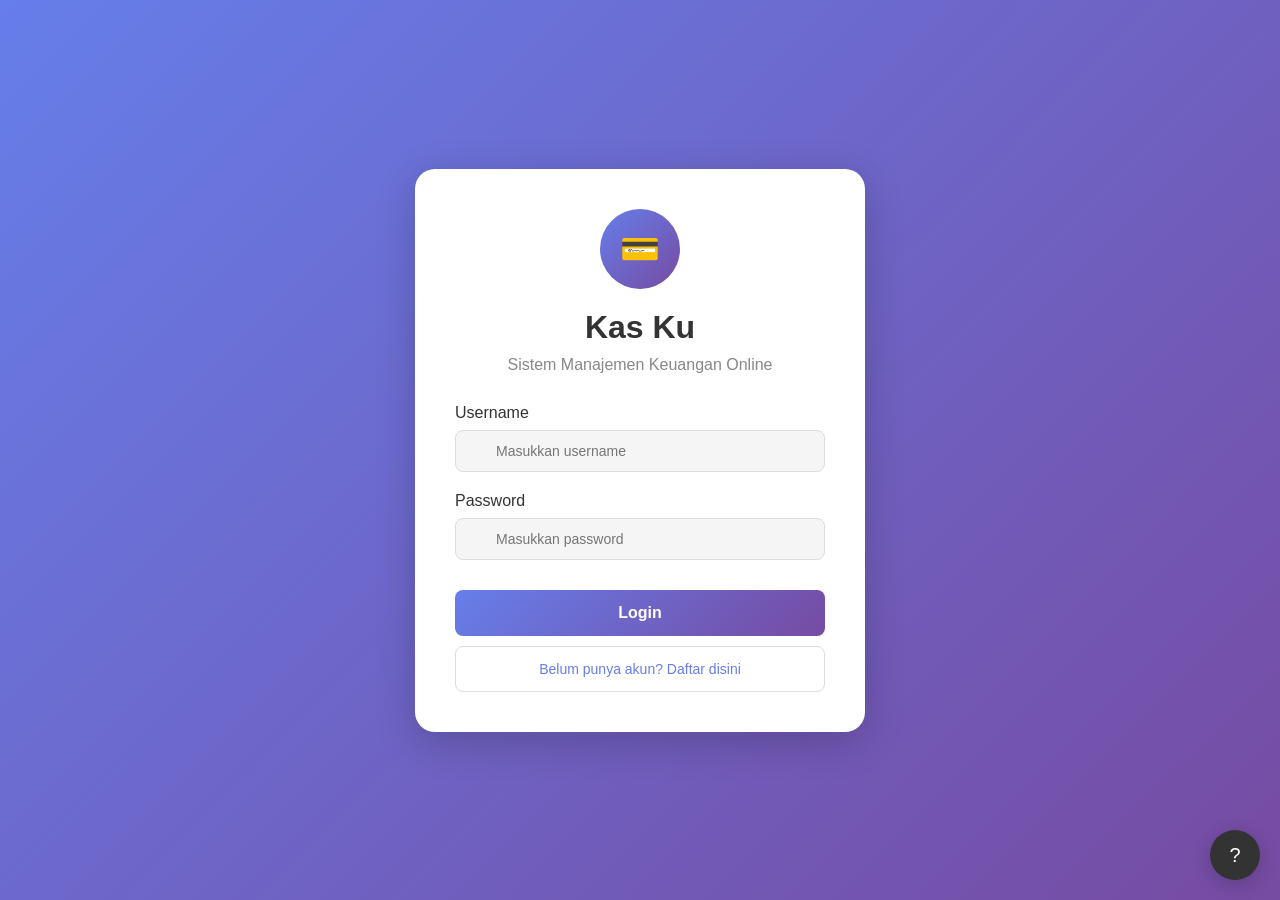
<file: index.html>
<!DOCTYPE html>
<html lang="id">
  <head>
    <meta charset="UTF-8" />
    <meta name="viewport" content="width=device-width, initial-scale=1.0" />
    <title>KasKu - Sistem Manajemen Keuangan Online</title>
    <link rel="stylesheet" href="css/style.css" />
  </head>
  <body>
    <!-- Login Page -->
    <div id="loginPage" class="login-page">
      <div class="login-card">
        <div class="login-logo">💳</div>
        <h1 class="login-title">Kas Ku</h1>
        <p class="login-subtitle">Sistem Manajemen Keuangan Online</p>

        <div class="form-group">
          <label>Username</label>
          <div class="input-with-icon">
            <input
              type="text"
              id="loginUsername"
              placeholder="Masukkan username"
            />
          </div>
        </div>

        <div class="form-group">
          <label>Password</label>
          <div class="input-with-icon">
            <input
              type="password"
              id="loginPassword"
              placeholder="Masukkan password"
            />
          </div>
        </div>

        <button class="btn-primary" onclick="login()">Login</button>
        <button class="btn-secondary" onclick="showRegister()">
          Belum punya akun? Daftar disini
        </button>
      </div>
    </div>

    <!-- Register Page -->
    <div id="registerPage" class="register-page" style="display: none">
      <div class="login-card">
        <div class="login-logo register-logo">💳</div>
        <h1 class="login-title">Daftar Anggota</h1>
        <p class="login-subtitle">Daftar untuk menggunakan Kas Ku</p>

        <div class="form-group">
          <label>Nama Lengkap</label>
          <input type="text" id="regName" placeholder="Masukkan nama lengkap" />
        </div>

        <div class="form-group">
          <label>Username</label>
          <input type="text" id="regUsername" placeholder="Masukkan username" />
        </div>

        <div class="form-group">
          <label>Email</label>
          <input type="email" id="regEmail" placeholder="contoh@email.com" />
        </div>

        <div class="form-group">
          <label>Nomor Telepon</label>
          <input type="tel" id="regPhone" placeholder="08123456789" />
        </div>

        <div class="form-group">
          <label>Password</label>
          <input
            type="password"
            id="regPassword"
            placeholder="Minimal 6 karakter"
          />
        </div>

        <div class="form-group">
          <label>Konfirmasi Password</label>
          <input
            type="password"
            id="regConfirmPassword"
            placeholder="Ulangi password"
          />
        </div>

        <button class="btn-primary" onclick="register()">
          Daftar Sekarang
        </button>
        <button class="btn-secondary" onclick="showLogin()">
          ← Kembali ke Login
        </button>
      </div>
    </div>

    <!-- User Dashboard -->
    <div id="userDashboard" class="dashboard">
      <div class="header">
        <div class="header-left">
          <div class="header-logo">💳</div>
          <div class="header-info">
            <h2 id="userName">Kas Ku</h2>
            <p>Selamat datang, user</p>
          </div>
        </div>
        <div class="header-right">
          <button class="btn-user">User</button>
          <button class="btn-logout" onclick="logout()">Logout</button>
        </div>
      </div>

      <div class="container">
        <div class="stats-container">
          <div class="stat-card income">
            <div class="stat-header">
              <span class="stat-title">Total Pemasukan</span>
              <span class="stat-icon">📈</span>
            </div>
            <div class="stat-value green" id="userTotalIncome">Rp 0</div>
          </div>

          <div class="stat-card expense">
            <div class="stat-header">
              <span class="stat-title">Total Pengeluaran</span>
              <span class="stat-icon">📉</span>
            </div>
            <div class="stat-value red" id="userTotalExpense">Rp 0</div>
          </div>

          <div class="stat-card balance">
            <div class="stat-header">
              <span class="stat-title">Saldo</span>
              <span class="stat-icon">💰</span>
            </div>
            <div class="stat-value blue" id="userBalance">Rp 0</div>
          </div>
        </div>

        <div class="tabs">
          <button class="tab active" onclick="switchUserTab('transaksi')">
            Transaksi
          </button>
          <button class="tab" onclick="switchUserTab('pemasukan')">
            Pemasukan
          </button>
          <button class="tab" onclick="switchUserTab('pengeluaran')">
            Pengeluaran
          </button>
          <button class="tab" onclick="switchUserTab('laporan')">
            Laporan
          </button>
        </div>

        <div id="userTransaksi" class="content-section active">
          <div class="transaction-card">
            <div class="section-header">
              <h3 class="section-title">Semua Transaksi</h3>
              <p class="section-subtitle">Riwayat pemasukan dan pengeluaran</p>
            </div>
            <table id="userAllTransactionsTable">
              <thead>
                <tr>
                  <th>Tanggal</th>
                  <th>Jenis</th>
                  <th>Deskripsi</th>
                  <th>Kategori</th>
                  <th>Jumlah</th>
                </tr>
              </thead>
              <tbody></tbody>
            </table>
          </div>
        </div>

        <div id="userPemasukan" class="content-section">
          <div class="transaction-card">
            <div class="section-header">
              <h3 class="section-title">Pemasukan</h3>
              <p class="section-subtitle">Daftar semua pemasukan</p>
            </div>
            <table id="userIncomeTable">
              <thead>
                <tr>
                  <th>Tanggal</th>
                  <th>Jenis</th>
                  <th>Deskripsi</th>
                  <th>Kategori</th>
                  <th>Jumlah</th>
                </tr>
              </thead>
              <tbody></tbody>
            </table>
          </div>
        </div>

        <div id="userPengeluaran" class="content-section">
          <div class="transaction-card">
            <div class="section-header">
              <h3 class="section-title">Pengeluaran</h3>
              <p class="section-subtitle">Daftar semua pengeluaran</p>
            </div>
            <table id="userExpenseTable">
              <thead>
                <tr>
                  <th>Tanggal</th>
                  <th>Jenis</th>
                  <th>Deskripsi</th>
                  <th>Kategori</th>
                  <th>Jumlah</th>
                </tr>
              </thead>
              <tbody></tbody>
            </table>
          </div>
        </div>

        <div id="userLaporan" class="content-section">
          <div class="stats-container">
            <div class="stat-card income">
              <div class="stat-header">
                <span class="stat-title">📈 Total Pemasukan</span>
              </div>
              <div class="stat-value green" id="reportIncome">Rp 6.000.000</div>
            </div>

            <div class="stat-card expense">
              <div class="stat-header">
                <span class="stat-title">📉 Total Pengeluaran</span>
              </div>
              <div class="stat-value red" id="reportExpense">Rp 700.000</div>
            </div>

            <div class="stat-card balance">
              <div class="stat-header">
                <span class="stat-title">💰 Net Balance</span>
              </div>
              <div class="stat-value blue" id="reportBalance">Rp 5.300.000</div>
            </div>
          </div>

          <div class="chart-container">
            <div class="section-header">
              <h3 class="section-title">Perbandingan Bulanan</h3>
              <p class="section-subtitle">Pemasukan vs Pengeluaran per bulan</p>
            </div>
            <div class="chart">
              <div class="bar">
                <div
                  class="bar-income"
                  style="height: 250px; width: 100%"
                ></div>
                <span>Okt 2025</span>
              </div>
            </div>
            <div
              style="
                display: flex;
                justify-content: center;
                gap: 20px;
                margin-top: 20px;
              "
            >
              <span>■ <span style="color: #10b981">Pemasukan</span></span>
              <span>■ <span style="color: #ef4444">Pengeluaran</span></span>
            </div>
          </div>
        </div>
      </div>
    </div>

    <!-- Admin Dashboard -->
    <div id="adminDashboard" class="dashboard">
      <div class="header">
        <div class="header-left">
          <div class="header-logo">💳</div>
          <div class="header-info">
            <h2>Kas Ku - Admin Panel</h2>
            <p>Selamat datang, admin</p>
          </div>
        </div>
        <div class="header-right">
          <button class="btn-admin">Admin</button>
          <button class="btn-add" onclick="showAddTransaction()">
            + Tambah Transaksi
          </button>
          <button class="btn-logout" onclick="logout()">Logout</button>
        </div>
      </div>

      <div class="container">
        <div class="stats-container">
          <div class="stat-card income">
            <div class="stat-header">
              <span class="stat-title">Total Pemasukan</span>
              <span class="stat-icon">📈</span>
            </div>
            <div class="stat-value green" id="adminTotalIncome">
              Rp 6.000.000
            </div>
            <p class="stat-subtitle">2 transaksi</p>
          </div>

          <div class="stat-card expense">
            <div class="stat-header">
              <span class="stat-title">Total Pengeluaran</span>
              <span class="stat-icon">📉</span>
            </div>
            <div class="stat-value red" id="adminTotalExpense">Rp 700.000</div>
            <p class="stat-subtitle">2 transaksi</p>
          </div>

          <div class="stat-card balance">
            <div class="stat-header">
              <span class="stat-title">Saldo</span>
              <span class="stat-icon">💰</span>
            </div>
            <div class="stat-value blue" id="adminBalance">Rp 5.300.000</div>
            <p class="stat-subtitle">Total 4 transaksi</p>
          </div>

          <div class="stat-card members">
            <div class="stat-header">
              <span class="stat-title">Total Anggota</span>
              <span class="stat-icon">👥</span>
            </div>
            <div class="stat-value purple" id="totalMembers">0</div>
            <p class="stat-subtitle">0 aktif</p>
          </div>
        </div>

        <div class="tabs">
          <button class="tab active" onclick="switchAdminTab('semua')">
            Semua Transaksi
          </button>
          <button class="tab" onclick="switchAdminTab('pemasukan')">
            Pemasukan
          </button>
          <button class="tab" onclick="switchAdminTab('pengeluaran')">
            Pengeluaran
          </button>
          <button class="tab" onclick="switchAdminTab('anggota')">
            Daftar Anggota
          </button>
          <button class="tab" onclick="switchAdminTab('laporan')">
            Laporan
          </button>
        </div>

        <div id="adminSemua" class="content-section active">
          <div class="transaction-card">
            <div class="section-header">
              <h3 class="section-title">Semua Transaksi</h3>
              <p class="section-subtitle">
                Kelola semua pemasukan dan pengeluaran
              </p>
            </div>
            <table id="adminAllTransactionsTable">
              <thead>
                <tr>
                  <th>Tanggal</th>
                  <th>Jenis</th>
                  <th>Deskripsi</th>
                  <th>Kategori</th>
                  <th>Jumlah</th>
                  <th>Aksi</th>
                </tr>
              </thead>
              <tbody></tbody>
            </table>
          </div>
        </div>

        <div id="adminPemasukan" class="content-section">
          <div class="transaction-card">
            <div class="section-header">
              <h3 class="section-title">Pemasukan</h3>
              <p class="section-subtitle">Kelola semua pemasukan</p>
            </div>
            <table id="adminIncomeTable">
              <thead>
                <tr>
                  <th>Tanggal</th>
                  <th>Jenis</th>
                  <th>Deskripsi</th>
                  <th>Kategori</th>
                  <th>Jumlah</th>
                  <th>Aksi</th>
                </tr>
              </thead>
              <tbody></tbody>
            </table>
          </div>
        </div>

        <div id="adminPengeluaran" class="content-section">
          <div class="transaction-card">
            <div class="section-header">
              <h3 class="section-title">Pengeluaran</h3>
              <p class="section-subtitle">Kelola semua pengeluaran</p>
            </div>
            <table id="adminExpenseTable">
              <thead>
                <tr>
                  <th>Tanggal</th>
                  <th>Jenis</th>
                  <th>Deskripsi</th>
                  <th>Kategori</th>
                  <th>Jumlah</th>
                  <th>Aksi</th>
                </tr>
              </thead>
              <tbody></tbody>
            </table>
          </div>
        </div>

        <div id="adminAnggota" class="content-section">
          <div class="transaction-card">
            <div class="section-header">
              <h3 class="section-title">Daftar Anggota</h3>
              <p class="section-subtitle">Kelola data anggota yang terdaftar</p>
            </div>
            <div class="empty-state">
              <p>Belum ada anggota yang terdaftar</p>
            </div>
          </div>
        </div>

        <div id="adminLaporan" class="content-section">
          <div class="stats-container">
            <div class="stat-card income">
              <div class="stat-header">
                <span class="stat-title">📈 Total Pemasukan</span>
              </div>
              <div class="stat-value green">Rp 6.000.000</div>
            </div>

            <div class="stat-card expense">
              <div class="stat-header">
                <span class="stat-title">📉 Total Pengeluaran</span>
              </div>
              <div class="stat-value red">Rp 700.000</div>
            </div>

            <div class="stat-card balance">
              <div class="stat-header">
                <span class="stat-title">💰 Net Balance</span>
              </div>
              <div class="stat-value blue">Rp 5.300.000</div>
            </div>
          </div>

          <div class="chart-container">
            <div class="section-header">
              <h3 class="section-title">Perbandingan Bulanan</h3>
              <p class="section-subtitle">Pemasukan vs Pengeluaran per bulan</p>
            </div>
            <div class="chart">
              <div class="bar">
                <div
                  class="bar-income"
                  style="height: 250px; width: 100%"
                ></div>
                <span>Okt 2025</span>
              </div>
            </div>
            <div
              style="
                display: flex;
                justify-content: center;
                gap: 20px;
                margin-top: 20px;
              "
            >
              <span>■ <span style="color: #10b981">Pemasukan</span></span>
              <span>■ <span style="color: #ef4444">Pengeluaran</span></span>
            </div>
          </div>
        </div>
      </div>
    </div>

    <!-- Add Transaction Modal -->
    <div id="addTransactionModal" class="modal">
      <div class="modal-content">
        <div class="modal-header">
          <h3 class="modal-title">Tambah Transaksi Baru</h3>
          <button class="btn-close" onclick="closeModal()">&times;</button>
        </div>
        <p class="login-subtitle">Masukkan detail transaksi baru</p>

        <div class="form-group">
          <label>Jenis Transaksi</label>
          <select id="transType">
            <option value="Pemasukan">Pemasukan</option>
            <option value="Pengeluaran">Pengeluaran</option>
          </select>
        </div>

        <div class="form-group">
          <label>Jumlah (Rp)</label>
          <input type="number" id="transAmount" value="0" />
        </div>

        <div class="form-group">
          <label>Deskripsi</label>
          <input
            type="text"
            id="transDesc"
            placeholder="Contoh: Gaji bulanan"
          />
        </div>

        <div class="form-group">
          <label>Kategori</label>
          <select id="transCategory">
            <option value="">Pilih kategori</option>
          </select>
        </div>

        <div class="form-group">
          <label>Tanggal</label>
          <input type="date" id="transDate" />
        </div>

        <button class="btn-primary" onclick="addTransaction()">
          Tambah Transaksi
        </button>
      </div>
    </div>

    <!-- Notification -->
    <div id="notification" class="notification"></div>

    <!-- Help Button -->
    <button class="help-button" onclick="showHelp()">?</button>

    <script src="js/firebase-config.js"></script>
    <script src="js/app.js"></script>
  </body>
</html>
</file>
<file: css/style.css>
/* ========================================
   KasKu - Sistem Manajemen Keuangan Online
   CSS Styling File
   ======================================== */

/* === Reset & Base Styles === */
* {
    margin: 0;
    padding: 0;
    box-sizing: border-box;
}

body {
    font-family: 'Segoe UI', Tahoma, Geneva, Verdana, sans-serif;
    background: linear-gradient(135deg, #667eea 0%, #764ba2 100%);
    min-height: 100vh;
}

.container {
    max-width: 1400px;
    margin: 0 auto;
    padding: 20px;
}

/* === Login & Register Pages === */
.login-page {
    display: flex;
    justify-content: center;
    align-items: center;
    min-height: 100vh;
    padding: 20px;
}

.login-card {
    background: white;
    padding: 40px;
    border-radius: 20px;
    box-shadow: 0 10px 40px rgba(0,0,0,0.2);
    width: 100%;
    max-width: 450px;
}

.login-logo {
    width: 80px;
    height: 80px;
    background: linear-gradient(135deg, #667eea 0%, #764ba2 100%);
    border-radius: 50%;
    display: flex;
    align-items: center;
    justify-content: center;
    margin: 0 auto 20px;
    color: white;
    font-size: 32px;
}

.login-title {
    text-align: center;
    font-size: 32px;
    font-weight: 600;
    margin-bottom: 10px;
    color: #333;
}

.login-subtitle {
    text-align: center;
    color: #888;
    margin-bottom: 30px;
}

/* === Form Styles === */
.form-group {
    margin-bottom: 20px;
}

.form-group label {
    display: block;
    margin-bottom: 8px;
    font-weight: 500;
    color: #333;
}

.input-with-icon {
    position: relative;
}

.input-with-icon input,
.form-group input,
.form-group select {
    width: 100%;
    padding: 12px;
    border: 1px solid #ddd;
    border-radius: 8px;
    font-size: 14px;
    background: #f5f5f5;
}

.input-with-icon input {
    padding-left: 40px;
}

.form-group input:focus,
.form-group select:focus {
    outline: none;
    border-color: #667eea;
    background: white;
}

/* === Buttons === */
.btn-primary {
    width: 100%;
    padding: 14px;
    background: linear-gradient(135deg, #667eea 0%, #764ba2 100%);
    color: white;
    border: none;
    border-radius: 8px;
    font-size: 16px;
    font-weight: 600;
    cursor: pointer;
    margin-top: 10px;
    transition: opacity 0.3s;
}

.btn-primary:hover {
    opacity: 0.9;
}

.btn-secondary {
    width: 100%;
    padding: 14px;
    background: white;
    color: #667eea;
    border: 1px solid #ddd;
    border-radius: 8px;
    font-size: 14px;
    cursor: pointer;
    margin-top: 10px;
    transition: background 0.3s;
}

.btn-secondary:hover {
    background: #f5f5f5;
}

.demo-credentials {
    margin-top: 30px;
    padding: 15px;
    background: #f8f9fa;
    border-radius: 8px;
    font-size: 13px;
}

.demo-credentials p {
    margin: 5px 0;
}

/* === Register Page === */
.register-page {
    display: flex;
    justify-content: center;
    align-items: center;
    min-height: 100vh;
    padding: 20px;
    background: linear-gradient(135deg, #10b981 0%, #059669 100%);
}

.register-logo {
    background: linear-gradient(135deg, #10b981 0%, #059669 100%);
}

/* === Dashboard === */
.dashboard {
    display: none;
    background: #f5f7fa;
    min-height: 100vh;
}

.dashboard.active {
    display: block;
}

/* === Header === */
.header {
    background: white;
    padding: 20px;
    display: flex;
    justify-content: space-between;
    align-items: center;
    box-shadow: 0 2px 10px rgba(0,0,0,0.05);
}

.header-left {
    display: flex;
    align-items: center;
    gap: 15px;
}

.header-logo {
    width: 50px;
    height: 50px;
    background: linear-gradient(135deg, #667eea 0%, #764ba2 100%);
    border-radius: 50%;
    display: flex;
    align-items: center;
    justify-content: center;
    color: white;
    font-size: 20px;
}

.header-info h2 {
    font-size: 18px;
    color: #333;
}

.header-info p {
    font-size: 13px;
    color: #888;
}

.header-right {
    display: flex;
    gap: 10px;
    align-items: center;
}

.btn-user, .btn-admin {
    padding: 8px 20px;
    background: #e8eeff;
    color: #667eea;
    border: none;
    border-radius: 6px;
    font-size: 14px;
    cursor: pointer;
}

.btn-logout {
    padding: 8px 20px;
    background: white;
    color: #333;
    border: 1px solid #ddd;
    border-radius: 6px;
    font-size: 14px;
    cursor: pointer;
    transition: background 0.3s;
}

.btn-logout:hover {
    background: #f5f5f5;
}

.btn-add {
    padding: 10px 20px;
    background: linear-gradient(135deg, #667eea 0%, #764ba2 100%);
    color: white;
    border: none;
    border-radius: 8px;
    cursor: pointer;
    font-size: 14px;
    font-weight: 600;
    transition: opacity 0.3s;
}

.btn-add:hover {
    opacity: 0.9;
}

/* === Stats Cards === */
.stats-container {
    display: grid;
    grid-template-columns: repeat(auto-fit, minmax(250px, 1fr));
    gap: 20px;
    margin: 20px 0;
}

.stat-card {
    background: white;
    padding: 25px;
    border-radius: 12px;
    box-shadow: 0 2px 10px rgba(0,0,0,0.05);
    transition: transform 0.3s;
}

.stat-card:hover {
    transform: translateY(-5px);
}

.stat-card.income {
    background: linear-gradient(135deg, #d1fae5 0%, #a7f3d0 100%);
}

.stat-card.expense {
    background: linear-gradient(135deg, #fee2e2 0%, #fecaca 100%);
}

.stat-card.balance {
    background: linear-gradient(135deg, #dbeafe 0%, #bfdbfe 100%);
}

.stat-card.members {
    background: linear-gradient(135deg, #e9d5ff 0%, #d8b4fe 100%);
}

.stat-header {
    display: flex;
    justify-content: space-between;
    align-items: center;
    margin-bottom: 15px;
}

.stat-title {
    font-size: 14px;
    color: #666;
}

.stat-icon {
    font-size: 20px;
}

.stat-value {
    font-size: 28px;
    font-weight: 700;
    color: #333;
}

.stat-value.green {
    color: #10b981;
}

.stat-value.red {
    color: #ef4444;
}

.stat-value.blue {
    color: #3b82f6;
}

.stat-value.purple {
    color: #a855f7;
}

.stat-subtitle {
    font-size: 12px;
    color: #888;
    margin-top: 5px;
}

/* === Tabs === */
.tabs {
    display: flex;
    gap: 10px;
    margin: 20px 0;
    background: white;
    padding: 10px;
    border-radius: 10px;
    flex-wrap: wrap;
}

.tab {
    padding: 10px 20px;
    background: transparent;
    border: none;
    border-radius: 6px;
    cursor: pointer;
    font-size: 14px;
    font-weight: 500;
    color: #666;
    transition: all 0.3s;
}

.tab:hover {
    background: #f5f5f5;
}

.tab.active {
    background: #f0f0f0;
    color: #333;
}

/* === Content Sections === */
.content-section {
    display: none;
}

.content-section.active {
    display: block;
}

.transaction-card {
    background: white;
    padding: 25px;
    border-radius: 12px;
    box-shadow: 0 2px 10px rgba(0,0,0,0.05);
}

.section-header {
    margin-bottom: 20px;
}

.section-title {
    font-size: 18px;
    font-weight: 600;
    color: #333;
}

.section-subtitle {
    font-size: 13px;
    color: #888;
}

/* === Tables === */
table {
    width: 100%;
    border-collapse: collapse;
}

thead {
    background: #f8f9fa;
}

th {
    padding: 12px;
    text-align: left;
    font-size: 13px;
    font-weight: 600;
    color: #666;
}

td {
    padding: 15px 12px;
    border-bottom: 1px solid #f0f0f0;
    font-size: 14px;
}

tr:hover {
    background: #f8f9fa;
}

/* === Badges === */
.badge {
    display: inline-block;
    padding: 4px 12px;
    border-radius: 20px;
    font-size: 12px;
    font-weight: 500;
}

.badge.income {
    background: #d1fae5;
    color: #059669;
}

.badge.expense {
    background: #fee2e2;
    color: #dc2626;
}

/* === Amount === */
.amount {
    font-weight: 600;
}

.amount.positive {
    color: #10b981;
}

.amount.negative {
    color: #ef4444;
}

/* === Action Buttons === */
.action-buttons {
    display: flex;
    gap: 10px;
}

.btn-edit, .btn-delete {
    padding: 6px 12px;
    border: none;
    border-radius: 4px;
    cursor: pointer;
    font-size: 12px;
    transition: opacity 0.3s;
}

.btn-edit {
    background: #e8eeff;
    color: #667eea;
}

.btn-edit:hover {
    opacity: 0.8;
}

.btn-delete {
    background: #fee2e2;
    color: #dc2626;
}

.btn-delete:hover {
    opacity: 0.8;
}

/* === Charts === */
.chart-container {
    background: white;
    padding: 25px;
    border-radius: 12px;
    box-shadow: 0 2px 10px rgba(0,0,0,0.05);
    margin: 20px 0;
}

.chart {
    height: 300px;
    display: flex;
    align-items: flex-end;
    gap: 20px;
    padding: 20px;
}

.bar {
    flex: 1;
    display: flex;
    flex-direction: column;
    align-items: center;
    gap: 10px;
}

.bar-income {
    background: #10b981;
    border-radius: 8px 8px 0 0;
    transition: all 0.3s;
}

.bar-expense {
    background: #ef4444;
    border-radius: 8px 8px 0 0;
    transition: all 0.3s;
}

/* === Modal === */
.modal {
    display: none;
    position: fixed;
    top: 0;
    left: 0;
    width: 100%;
    height: 100%;
    background: rgba(0,0,0,0.5);
    z-index: 1000;
    align-items: center;
    justify-content: center;
}

.modal.active {
    display: flex;
}

.modal-content {
    background: white;
    padding: 30px;
    border-radius: 12px;
    max-width: 500px;
    width: 90%;
    max-height: 90vh;
    overflow-y: auto;
}

.modal-header {
    display: flex;
    justify-content: space-between;
    align-items: center;
    margin-bottom: 20px;
}

.modal-title {
    font-size: 20px;
    font-weight: 600;
}

.btn-close {
    background: none;
    border: none;
    font-size: 24px;
    cursor: pointer;
    color: #999;
    transition: color 0.3s;
}

.btn-close:hover {
    color: #333;
}

/* === Empty State === */
.empty-state {
    text-align: center;
    padding: 60px 20px;
    color: #999;
}

/* === Notification === */
.notification {
    position: fixed;
    bottom: 20px;
    right: 20px;
    background: #333;
    color: white;
    padding: 15px 25px;
    border-radius: 8px;
    box-shadow: 0 4px 20px rgba(0,0,0,0.2);
    display: none;
    z-index: 2000;
}

.notification.success {
    background: #10b981;
}

.notification.error {
    background: #ef4444;
}

.notification.show {
    display: block;
    animation: slideIn 0.3s ease;
}

@keyframes slideIn {
    from {
        transform: translateX(400px);
    }
    to {
        transform: translateX(0);
    }
}

/* === Help Button === */
.help-button {
    position: fixed;
    bottom: 20px;
    right: 20px;
    width: 50px;
    height: 50px;
    background: #333;
    color: white;
    border: none;
    border-radius: 50%;
    font-size: 20px;
    cursor: pointer;
    box-shadow: 0 4px 20px rgba(0,0,0,0.2);
    transition: all 0.3s;
}

.help-button:hover {
    transform: scale(1.1);
    background: #667eea;
}

/* === Responsive Design === */
@media (max-width: 768px) {
    .stats-container {
        grid-template-columns: 1fr;
    }

    .header {
        flex-direction: column;
        gap: 15px;
    }

    .header-right {
        width: 100%;
        justify-content: center;
    }

    table {
        font-size: 12px;
    }

    th, td {
        padding: 8px 6px;
    }

    .login-card {
        padding: 25px;
    }

    .tabs {
        overflow-x: auto;
    }

    .action-buttons {
        flex-direction: column;
    }
}

@media (max-width: 480px) {
    .stat-value {
        font-size: 22px;
    }

    .login-title {
        font-size: 24px;
    }

    .btn-add {
        padding: 8px 15px;
        font-size: 12px;
    }
}
</file>
